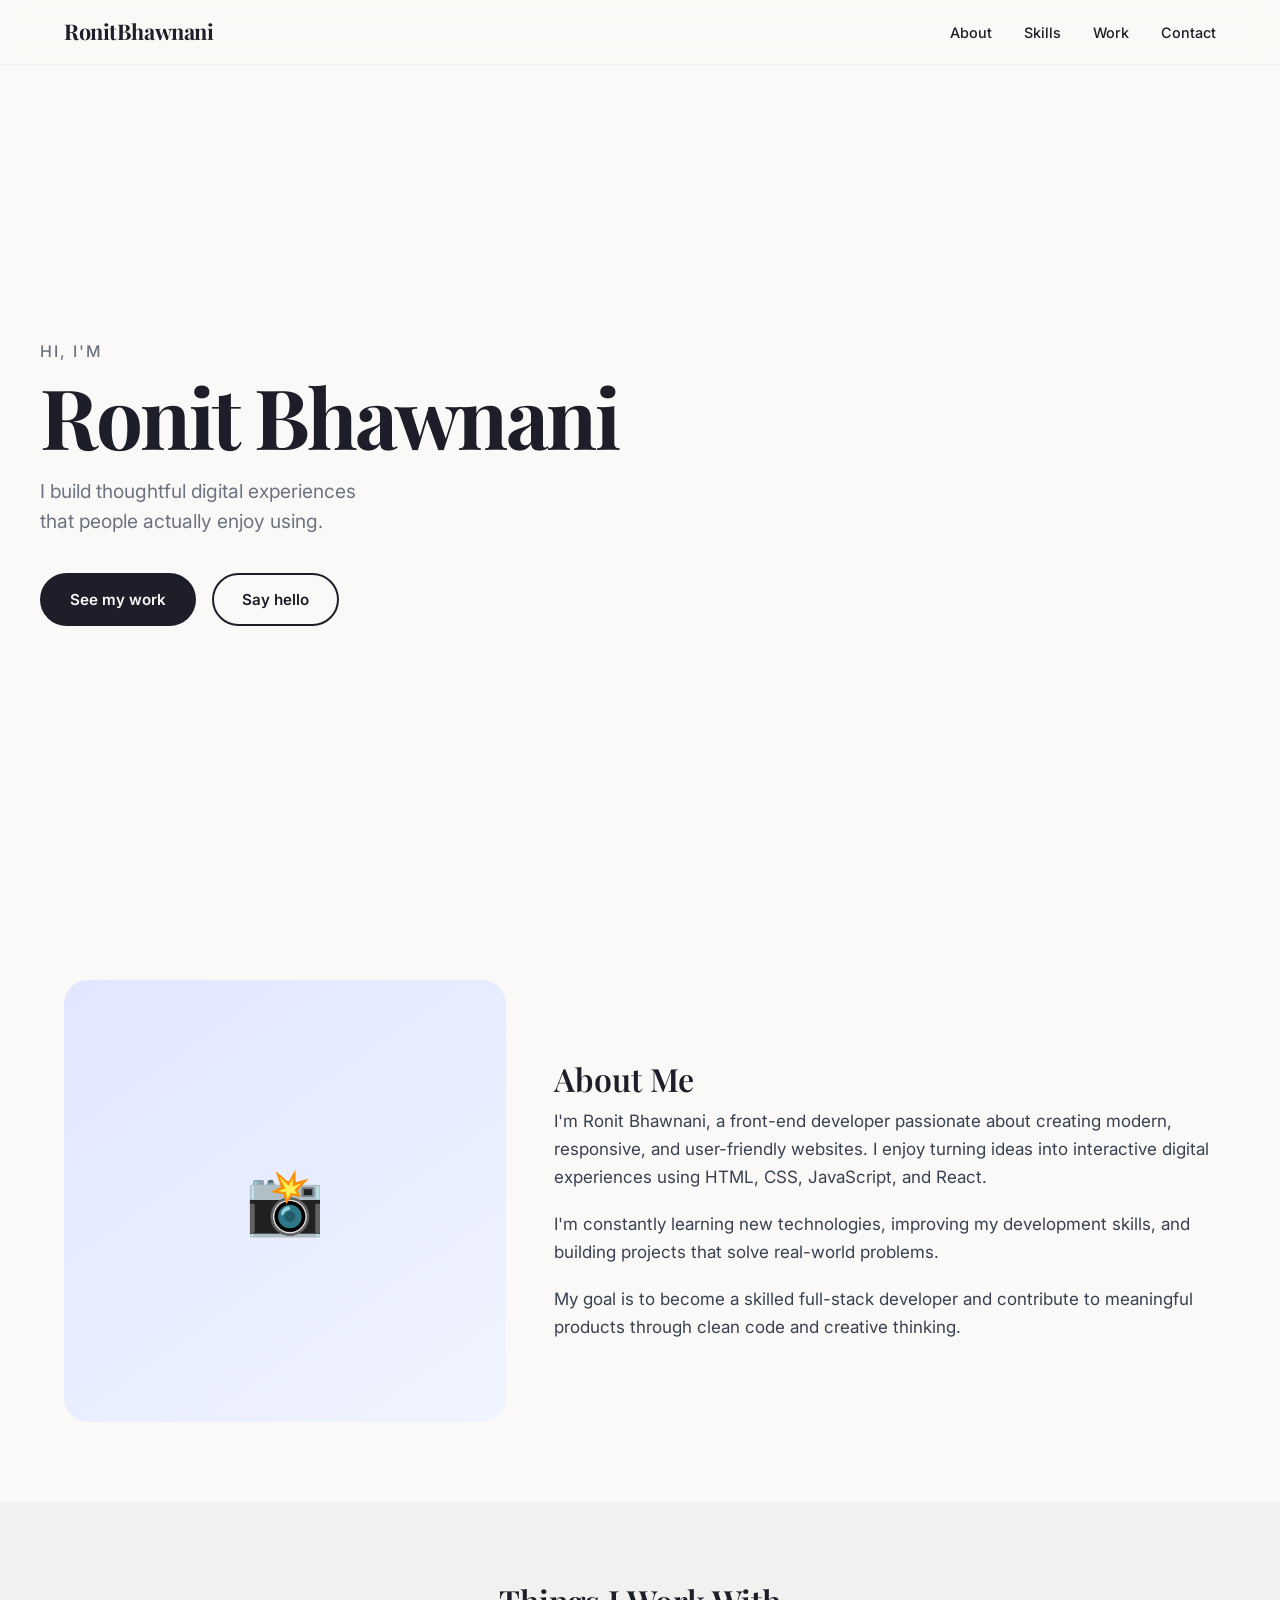
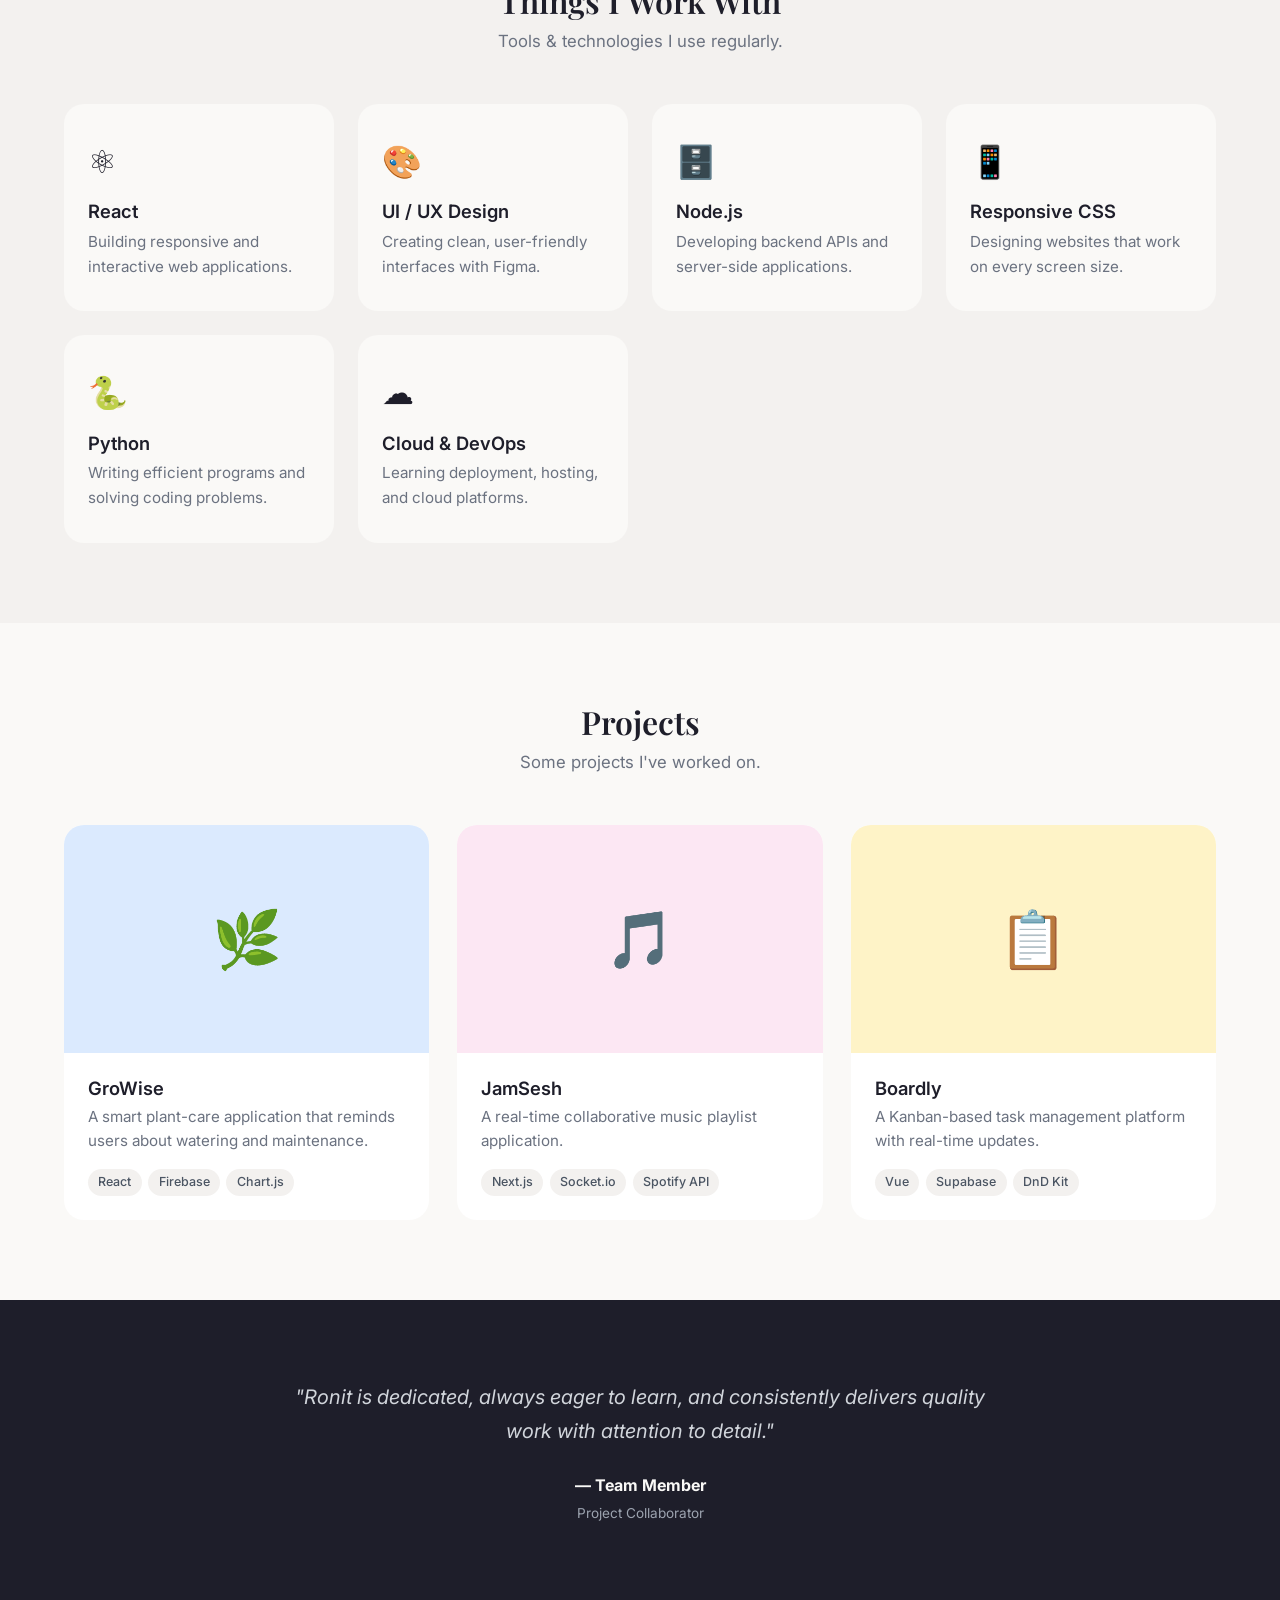
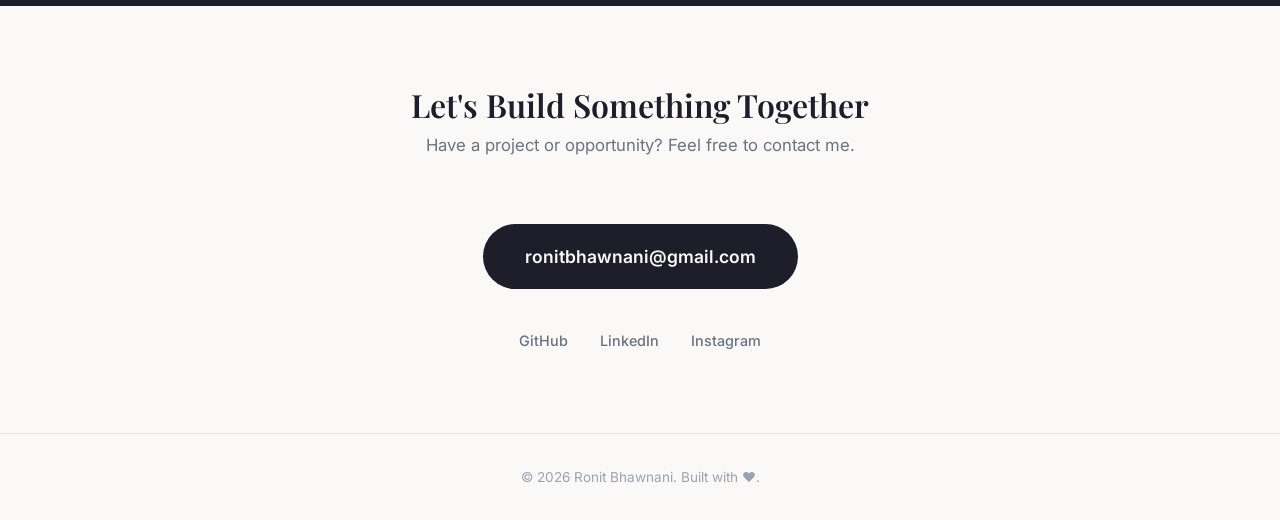
<file: task 1/index.html>
<!DOCTYPE html>
<html lang="en">
<head>
  <meta charset="UTF-8" />
  <meta name="viewport" content="width=device-width, initial-scale=1.0" />
  <title>Ronit Bhawnani — Portfolio</title>
  <link rel="stylesheet" href="style.css" />
  <link rel="preconnect" href="https://fonts.googleapis.com" />
  <link href="https://fonts.googleapis.com/css2?family=Inter:opsz,wght@14..32,300..700&family=Playfair+Display:ital,wght@0,400..700;1,400..700&display=swap" rel="stylesheet" />
</head>
<body>

  <header class="header" id="header">
    <div class="container header__inner">
      <a href="#" class="logo">RonitBhawnani</a>

      <nav class="nav" id="nav">
        <ul class="nav__list">
          <li><a href="#about" class="nav__link">About</a></li>
          <li><a href="#skills" class="nav__link">Skills</a></li>
          <li><a href="#work" class="nav__link">Work</a></li>
          <li><a href="#contact" class="nav__link">Contact</a></li>
        </ul>
      </nav>

      <button class="hamburger" id="hamburger" aria-label="Menu">
        <span></span>
        <span></span>
        <span></span>
      </button>
    </div>
  </header>

  <section class="hero">
    <div class="container hero__inner">
      <div class="hero__content">
        <p class="hero__greeting">Hi, I'm</p>
        <h1 class="hero__name">Ronit Bhawnani</h1>
        <p class="hero__tagline">
          I build thoughtful digital experiences<br>
          that people actually enjoy using.
        </p>

        <div class="hero__actions">
          <a href="#work" class="btn btn--primary">See my work</a>
          <a href="#contact" class="btn btn--outline">Say hello</a>
        </div>
      </div>
    </div>
  </section>

  <section class="about section" id="about">
    <div class="container">
      <div class="about__grid">
        <div class="about__image">
          <div class="about__image-placeholder">
            <span>📸</span>
          </div>
        </div>

        <div class="about__text">
          <h2 class="section__title">About Me</h2>

          <p>
            I'm Ronit Bhawnani, a front-end developer passionate about creating
            modern, responsive, and user-friendly websites. I enjoy turning ideas
            into interactive digital experiences using HTML, CSS, JavaScript, and React.
          </p>

          <p>
            I'm constantly learning new technologies, improving my development
            skills, and building projects that solve real-world problems.
          </p>

          <p>
            My goal is to become a skilled full-stack developer and contribute to
            meaningful products through clean code and creative thinking.
          </p>
        </div>
      </div>
    </div>
  </section>

  <section class="skills section" id="skills">
    <div class="container">
      <h2 class="section__title section__title--centered">Things I Work With</h2>
      <p class="section__subtitle">
        Tools & technologies I use regularly.
      </p>

      <div class="skills__grid">

        <div class="skill-card">
          <span class="skill-card__icon">⚛️</span>
          <h3 class="skill-card__title">React</h3>
          <p class="skill-card__desc">
            Building responsive and interactive web applications.
          </p>
        </div>

        <div class="skill-card">
          <span class="skill-card__icon">🎨</span>
          <h3 class="skill-card__title">UI / UX Design</h3>
          <p class="skill-card__desc">
            Creating clean, user-friendly interfaces with Figma.
          </p>
        </div>

        <div class="skill-card">
          <span class="skill-card__icon">🗄️</span>
          <h3 class="skill-card__title">Node.js</h3>
          <p class="skill-card__desc">
            Developing backend APIs and server-side applications.
          </p>
        </div>

        <div class="skill-card">
          <span class="skill-card__icon">📱</span>
          <h3 class="skill-card__title">Responsive CSS</h3>
          <p class="skill-card__desc">
            Designing websites that work on every screen size.
          </p>
        </div>

        <div class="skill-card">
          <span class="skill-card__icon">🐍</span>
          <h3 class="skill-card__title">Python</h3>
          <p class="skill-card__desc">
            Writing efficient programs and solving coding problems.
          </p>
        </div>

        <div class="skill-card">
          <span class="skill-card__icon">☁️</span>
          <h3 class="skill-card__title">Cloud & DevOps</h3>
          <p class="skill-card__desc">
            Learning deployment, hosting, and cloud platforms.
          </p>
        </div>

      </div>
    </div>
  </section>

  <section class="work section" id="work">
    <div class="container">
      <h2 class="section__title section__title--centered">Projects</h2>
      <p class="section__subtitle">
        Some projects I've worked on.
      </p>

      <div class="work__grid">

        <article class="work-card">
          <div class="work-card__thumb" style="background:#dbeafe">
            <span>🌿</span>
          </div>

          <div class="work-card__body">
            <h3 class="work-card__title">GroWise</h3>
            <p class="work-card__desc">
              A smart plant-care application that reminds users about watering
              and maintenance.
            </p>

            <div class="work-card__tags">
              <span>React</span>
              <span>Firebase</span>
              <span>Chart.js</span>
            </div>
          </div>
        </article>

        <article class="work-card">
          <div class="work-card__thumb" style="background:#fce7f3">
            <span>🎵</span>
          </div>

          <div class="work-card__body">
            <h3 class="work-card__title">JamSesh</h3>
            <p class="work-card__desc">
              A real-time collaborative music playlist application.
            </p>

            <div class="work-card__tags">
              <span>Next.js</span>
              <span>Socket.io</span>
              <span>Spotify API</span>
            </div>
          </div>
        </article>

        <article class="work-card">
          <div class="work-card__thumb" style="background:#fef3c7">
            <span>📋</span>
          </div>

          <div class="work-card__body">
            <h3 class="work-card__title">Boardly</h3>
            <p class="work-card__desc">
              A Kanban-based task management platform with real-time updates.
            </p>

            <div class="work-card__tags">
              <span>Vue</span>
              <span>Supabase</span>
              <span>DnD Kit</span>
            </div>
          </div>
        </article>

      </div>
    </div>
  </section>

  <section class="testimonial section">
    <div class="container">
      <blockquote class="testimonial__block">
        <p>
          "Ronit is dedicated, always eager to learn, and consistently delivers
          quality work with attention to detail."
        </p>

        <footer>
          <strong>— Team Member</strong>
          <span>Project Collaborator</span>
        </footer>
      </blockquote>
    </div>
  </section>

  <section class="contact section" id="contact">
    <div class="container">
      <div class="contact__inner">
        <h2 class="section__title section__title--centered">
          Let's Build Something Together
        </h2>

        <p class="section__subtitle">
          Have a project or opportunity? Feel free to contact me.
        </p>

        <a href="mailto:bhawnanirohan97@gmail.com" class="btn btn--primary btn--large">
          ronitbhawnani@gmail.com
        </a>

        <div class="contact__socials">
          <a href="#">GitHub</a>
          <a href="#">LinkedIn</a>
          <a href="#">Instagram</a>
        </div>
      </div>
    </div>
  </section>

  <footer class="footer">
    <div class="container footer__inner">
      <p>&copy; 2026 Ronit Bhawnani. Built with ❤️.</p>
    </div>
  </footer>

  <script>
    const hamburger = document.getElementById("hamburger");
    const nav = document.getElementById("nav");

    hamburger.addEventListener("click", () => {
      nav.classList.toggle("nav--open");
      hamburger.classList.toggle("hamburger--active");
    });

    document.querySelectorAll(".nav__link").forEach((link) => {
      link.addEventListener("click", () => {
        nav.classList.remove("nav--open");
        hamburger.classList.remove("hamburger--active");
      });
    });
  </script>

</body>
</html>
</file>
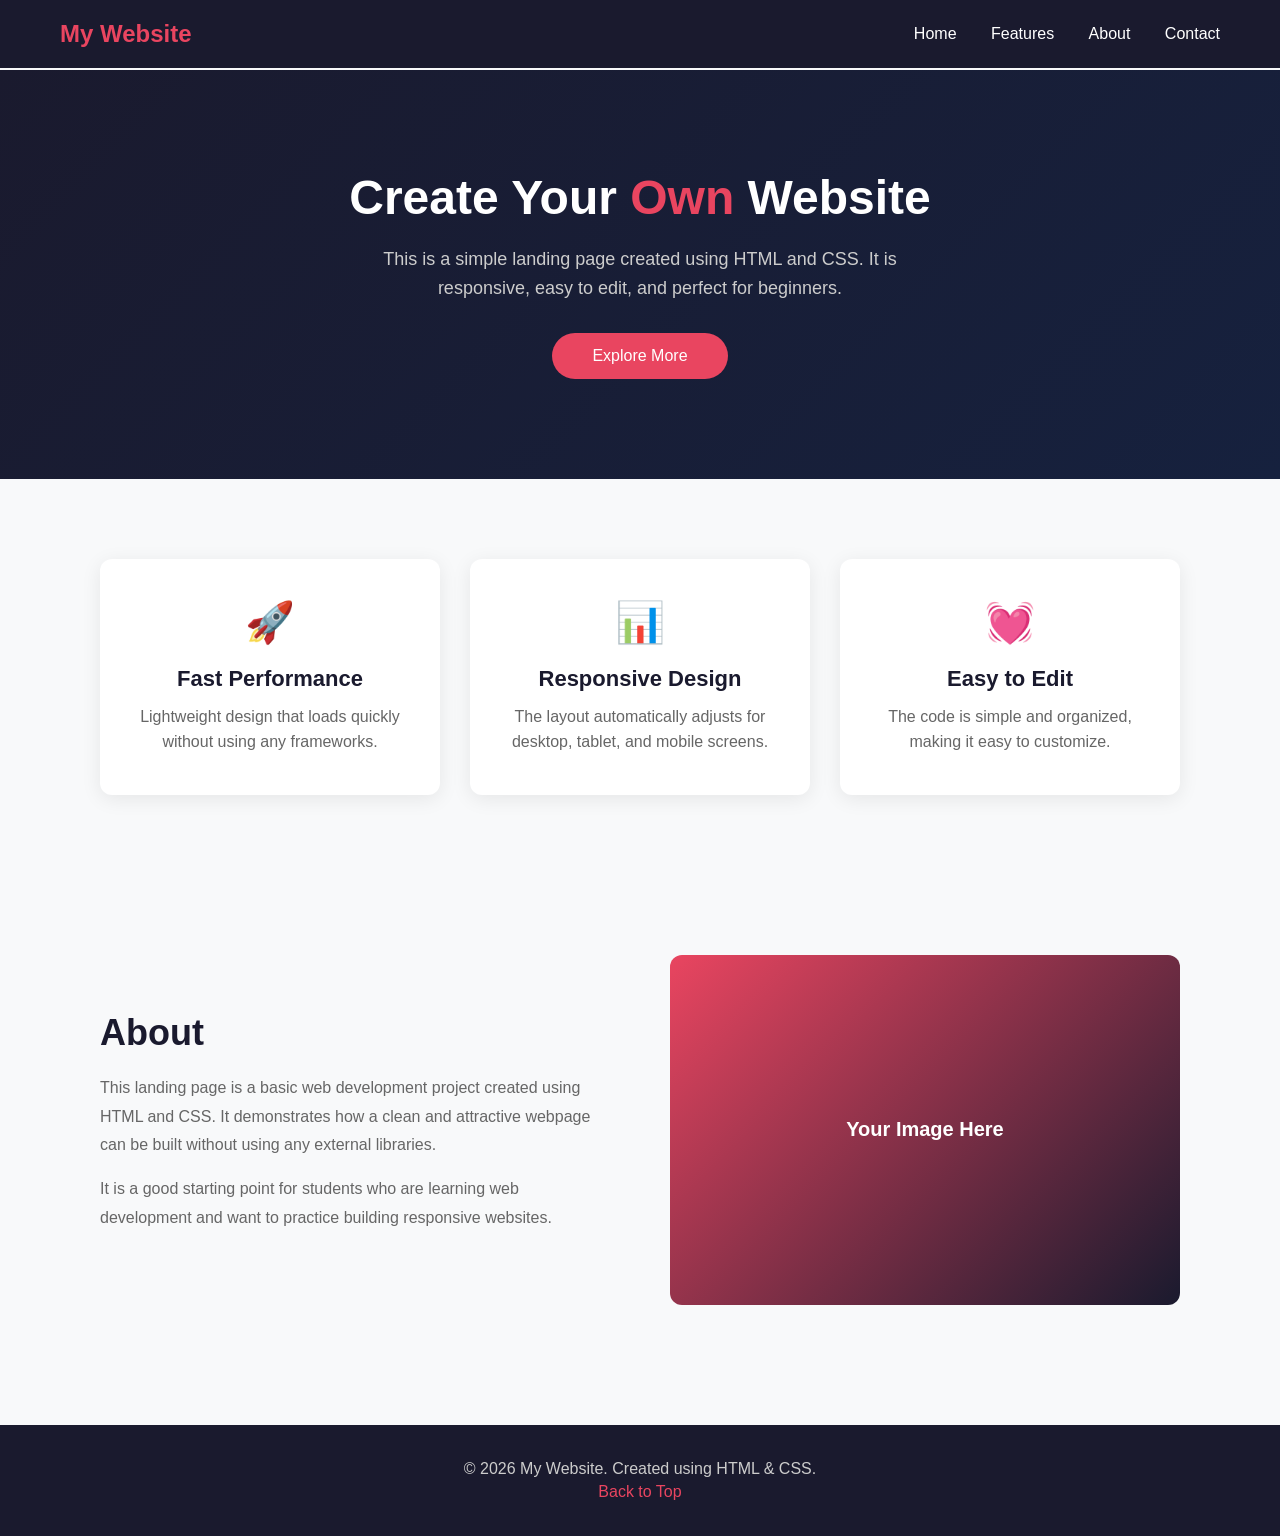
<file: task 2/index.html>
<!DOCTYPE html>
<html lang="en">
<head>
    <meta charset="UTF-8">
    <meta name="viewport" content="width=device-width, initial-scale=1.0">
    <title>Simple Landing Page</title>
    <link rel="stylesheet" href="style.css">
</head>
<body>

    <header class="header">
        <div class="logo">My Website</div>

        <nav>
            <a href="#">Home</a>
            <a href="#">Features</a>
            <a href="#">About</a>
            <a href="#">Contact</a>
        </nav>
    </header>

    <section class="hero">
        <h1>Create Your <span>Own</span> Website</h1>

        <p>
            This is a simple landing page created using HTML and CSS.
            It is responsive, easy to edit, and perfect for beginners.
        </p>

        <a href="#" class="btn">Explore More</a>
    </section>

    <section class="features">

        <div class="col">
            <div class="icon">&#128640;</div>
            <h3>Fast Performance</h3>
            <p>
                Lightweight design that loads quickly without using any frameworks.
            </p>
        </div>

        <div class="col">
            <div class="icon">&#128202;</div>
            <h3>Responsive Design</h3>
            <p>
                The layout automatically adjusts for desktop, tablet, and mobile screens.
            </p>
        </div>

        <div class="col">
            <div class="icon">&#128147;</div>
            <h3>Easy to Edit</h3>
            <p>
                The code is simple and organized, making it easy to customize.
            </p>
        </div>

    </section>

    <section class="about">

        <div class="text">
            <h2>About</h2>

            <p>
                This landing page is a basic web development project created using
                HTML and CSS. It demonstrates how a clean and attractive webpage
                can be built without using any external libraries.
            </p>

            <p>
                It is a good starting point for students who are learning web
                development and want to practice building responsive websites.
            </p>
        </div>

        <div class="img-placeholder">
            Your Image Here
        </div>

    </section>

    <footer class="footer">
        <p>&copy; 2026 My Website. Created using HTML &amp; CSS.</p>
        <p><a href="#">Back to Top</a></p>
    </footer>

</body>
</html>
</file>
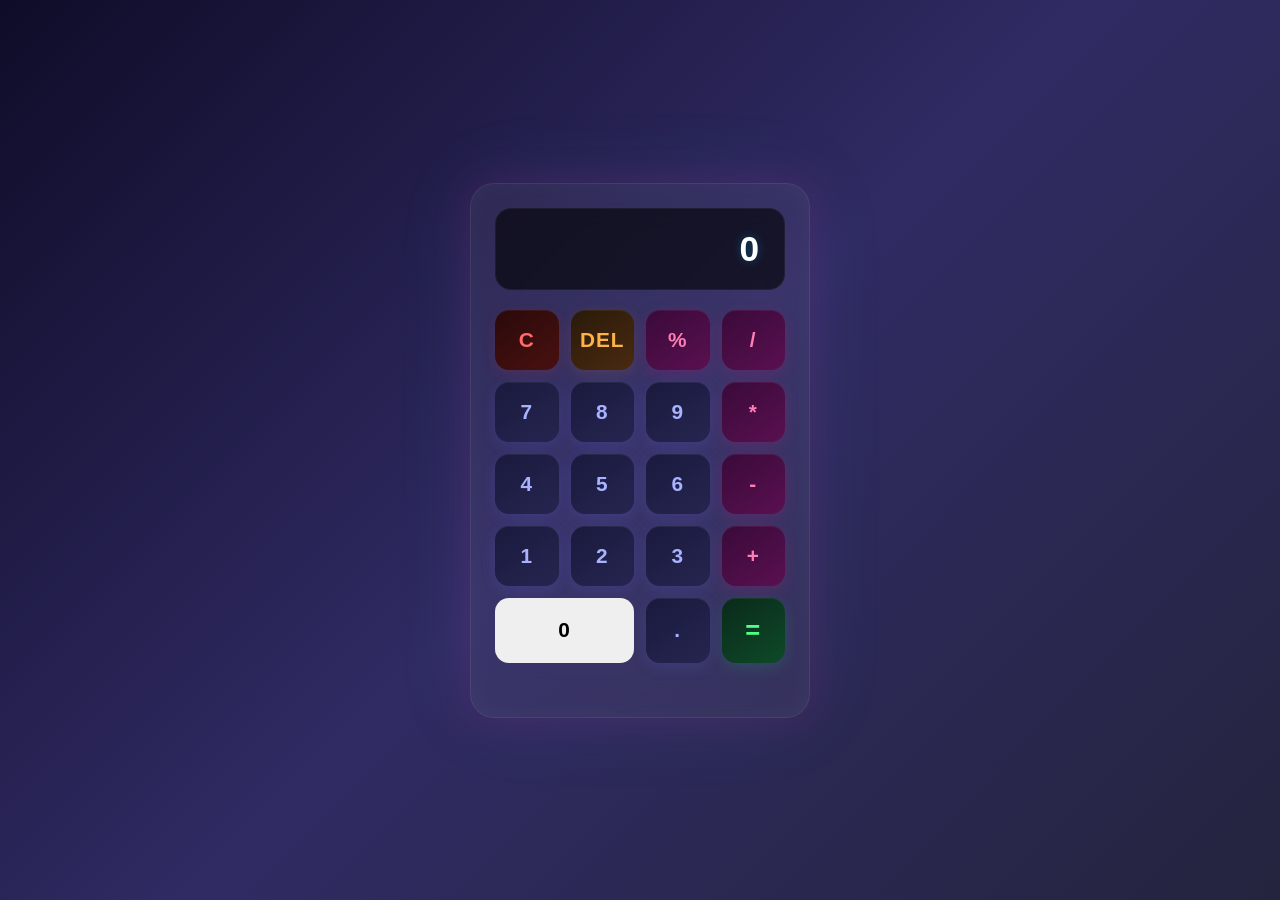
<file: task 3/index.html>
<!DOCTYPE html>
<html lang="en">
<head>
    <meta charset="UTF-8">
    <meta name="viewport" content="width=device-width, initial-scale=1.0">
    <title>Neon Calculator</title>
    <link rel="stylesheet" href="style.css">
</head>
<body>
    <div class="container">
        <div class="calculator">
            <div class="display" id="display">0</div>
            <div class="buttons">
                <button class="btn clear">C</button>
                <button class="btn del">DEL</button>
                <button class="btn operator">%</button>
                <button class="btn operator">/</button>
                <button class="btn number">7</button>
                <button class="btn number">8</button>
                <button class="btn number">9</button>
                <button class="btn operator">*</button>
                <button class="btn number">4</button>
                <button class="btn number">5</button>
                <button class="btn number">6</button>
                <button class="btn operator">-</button>
                <button class="btn number">1</button>
                <button class="btn number">2</button>
                <button class="btn number">3</button>
                <button class="btn operator">+</button>
                <button class="btn zero">0</button>
                <button class="btn number">.</button>
                <button class="btn equals">=</button>
            </div>
            <div class="history" id="history"></div>
        </div>
    </div>
    <script src="script.js"></script>
</body>
</html>
</file>
<file: task 1/style.css>
*,
*::before,
*::after{
    margin:0;
    padding:0;
    box-sizing:border-box;
}

html{
    scroll-behavior:smooth;
    scroll-padding-top:4.5rem;
}

body{
    font-family:"Inter",system-ui,-apple-system,sans-serif;
    font-size:1.0625rem;
    font-weight:400;
    line-height:1.65;
    color:#1e1e2a;
    background:#faf9f7;
    -webkit-font-smoothing:antialiased;
}

img{
    max-width:100%;
    display:block;
}

a{
    text-decoration:none;
    color:inherit;
}

ul{
    list-style:none;
}

.container{
    width:90%;
    max-width:75rem;
    margin:auto;
}

h1,
h2,
h3{
    font-family:"Playfair Display",Georgia,serif;
    font-weight:600;
    line-height:1.2;
}

.section{
    padding:5rem 0;
}

.section__title{
    font-size:2rem;
    color:#1e1e2a;
    margin-bottom:.5rem;
}

.section__title--centered{
    text-align:center;
}

.section__subtitle{
    text-align:center;
    color:#6b7280;
    margin-bottom:3rem;
    font-size:1.05rem;
}

.btn{
    display:inline-block;
    padding:.75rem 1.75rem;
    border-radius:999px;
    border:2px solid transparent;
    cursor:pointer;
    font-size:.95rem;
    font-weight:600;
    transition:.25s;
}

.btn--primary{
    background:#1e1e2a;
    color:#faf9f7;
}

.btn--primary:hover{
    background:#3b3b4f;
    transform:translateY(-2px);
}

.btn--outline{
    background:transparent;
    border-color:#1e1e2a;
    color:#1e1e2a;
}

.btn--outline:hover{
    background:#1e1e2a;
    color:#faf9f7;
    transform:translateY(-2px);
}

.btn--large{
    padding:1rem 2.5rem;
    font-size:1.1rem;
}

.header{
    position:fixed;
    top:0;
    left:0;
    width:100%;
    background:rgba(250,249,247,.85);
    backdrop-filter:blur(12px);
    -webkit-backdrop-filter:blur(12px);
    border-bottom:1px solid rgba(0,0,0,.04);
    z-index:100;
}

.header__inner{
    display:flex;
    align-items:center;
    justify-content:space-between;
    height:4rem;
}

.logo{
    font-family:"Playfair Display",Georgia,serif;
    font-size:1.35rem;
    font-weight:700;
    letter-spacing:-.02em;
}

.nav__list{
    display:flex;
    gap:2rem;
}

.nav__link{
    position:relative;
    font-size:.9rem;
    font-weight:500;
    padding-bottom:2px;
}

.nav__link::after{
    content:"";
    position:absolute;
    left:0;
    bottom:0;
    width:0;
    height:2px;
    background:#1e1e2a;
    transition:.3s;
}

.nav__link:hover::after{
    width:100%;
}

.hamburger{
    display:none;
    flex-direction:column;
    gap:5px;
    background:none;
    border:none;
    cursor:pointer;
    padding:4px;
}

.hamburger span{
    width:24px;
    height:2px;
    background:#1e1e2a;
    border-radius:2px;
    display:block;
    transition:.3s;
}

.hamburger--active span:nth-child(1){
    transform:rotate(45deg) translate(5px,5px);
}

.hamburger--active span:nth-child(2){
    opacity:0;
}

.hamburger--active span:nth-child(3){
    transform:rotate(-45deg) translate(5px,-5px);
}

.hero{
    min-height:100vh;
    display:flex;
    align-items:center;
    padding-top:4rem;
}

.hero__inner{
    width:100%;
}

.hero__greeting{
    font-size:1rem;
    font-weight:500;
    text-transform:uppercase;
    letter-spacing:.12em;
    color:#6b7280;
    margin-bottom:.5rem;
}

.hero__name{
    font-size:clamp(2.8rem,8vw,5.2rem);
    font-weight:700;
    line-height:1.05;
    letter-spacing:-.03em;
    margin-bottom:1rem;
}

.hero__tagline{
    max-width:34rem;
    color:#6b7280;
    font-size:1.2rem;
    line-height:1.6;
    margin-bottom:2.25rem;
}

.hero__actions{
    display:flex;
    gap:1rem;
    flex-wrap:wrap;
}

.about__grid{
    display:grid;
    grid-template-columns:1fr 1.5fr;
    gap:3rem;
    align-items:center;
}

.about__image-placeholder{
    width:100%;
    aspect-ratio:1;
    background:linear-gradient(145deg,#e0e7ff,#f0f4ff);
    border-radius:1.5rem;
    display:flex;
    align-items:center;
    justify-content:center;
    font-size:4rem;
}

.about__text p{
    margin-bottom:1.2rem;
    color:#374151;
}

.about__text p:last-child{
    margin-bottom:0;
}

.skills{
    background:#f3f1ef;
}

.skills__grid{
    display:grid;
    grid-template-columns:repeat(auto-fit,minmax(16rem,1fr));
    gap:1.5rem;
}

.skill-card{
    background:#faf9f7;
    padding:2rem 1.5rem;
    border-radius:1.25rem;
    transition:.3s;
}

.skill-card:hover{
    transform:translateY(-4px);
    box-shadow:0 12px 32px rgba(0,0,0,.06);
}

.skill-card__icon{
    display:block;
    font-size:2rem;
    margin-bottom:.75rem;
}

.skill-card__title{
    font-family:"Inter",sans-serif;
    font-size:1.15rem;
    font-weight:600;
    margin-bottom:.4rem;
}

.skill-card__desc{
    color:#6b7280;
    font-size:.95rem;
}

.work__grid{
    display:grid;
    grid-template-columns:repeat(auto-fit,minmax(18rem,1fr));
    gap:1.75rem;
}

.work-card{
    background:#fff;
    border-radius:1.25rem;
    overflow:hidden;
    transition:.3s;
}

.work-card:hover{
    transform:translateY(-5px);
    box-shadow:0 16px 40px rgba(0,0,0,.07);
}

.work-card__thumb{
    aspect-ratio:16/10;
    display:flex;
    justify-content:center;
    align-items:center;
    font-size:3.5rem;
}

.work-card__body{
    padding:1.5rem;
}

.work-card__title{
    font-family:"Inter",sans-serif;
    font-size:1.15rem;
    font-weight:600;
    margin-bottom:.4rem;
}

.work-card__desc{
    color:#6b7280;
    font-size:.95rem;
    line-height:1.55;
    margin-bottom:1rem;
}

.work-card__tags{
    display:flex;
    flex-wrap:wrap;
    gap:.4rem;
}

.work-card__tags span{
    background:#f3f1ef;
    color:#4b5563;
    font-size:.78rem;
    font-weight:500;
    padding:.2rem .65rem;
    border-radius:999px;
}

.testimonial{
    background:#1e1e2a;
    color:#faf9f7;
}

.testimonial__block{
    max-width:44rem;
    margin:auto;
    text-align:center;
}

.testimonial__block p{
    color:#d1d5db;
    font-size:1.25rem;
    font-style:italic;
    line-height:1.7;
    margin-bottom:1.5rem;
}

.testimonial__block footer strong{
    display:block;
    color:#faf9f7;
    font-size:1rem;
}

.testimonial__block footer span{
    color:#9ca3af;
    font-size:.85rem;
}

.contact__inner{
    text-align:center;
}

.contact__inner .btn--large{
    margin-top:1rem;
}

.contact__socials{
    display:flex;
    justify-content:center;
    flex-wrap:wrap;
    gap:2rem;
    margin-top:2.5rem;
}

.contact__socials a{
    color:#6b7280;
    font-size:.9rem;
    font-weight:500;
    transition:.2s;
}

.contact__socials a:hover{
    color:#1e1e2a;
}

.footer{
    border-top:1px solid #e5e3df;
    padding:2rem 0;
}

.footer__inner{
    display:flex;
    justify-content:center;
    color:#9ca3af;
    font-size:.85rem;
}

@media(max-width:768px){

    .header__inner{
        height:3.5rem;
    }

    .hamburger{
        display:flex;
    }

    .nav{
        position:fixed;
        top:3.5rem;
        left:0;
        width:100%;
        background:#faf9f7;
        border-bottom:1px solid #e5e3df;
        padding:1.5rem 0;
        transform:translateY(-120%);
        opacity:0;
        pointer-events:none;
        transition:.35s;
    }

    .nav--open{
        transform:translateY(0);
        opacity:1;
        pointer-events:auto;
    }

    .nav__list{
        flex-direction:column;
        align-items:center;
        gap:1.25rem;
    }

    .about__grid{
        grid-template-columns:1fr;
        gap:2rem;
    }

    .about__image-placeholder{
        max-width:16rem;
        margin:auto;
    }

    .skills__grid,
    .work__grid{
        grid-template-columns:1fr;
    }

    .hero__actions{
        flex-direction:column;
        align-items:flex-start;
    }

    .section{
        padding:3.5rem 0;
    }
}

@media(max-width:480px){

    .hero__name{
        font-size:2.4rem;
    }

    .hero__tagline{
        font-size:1rem;
    }
}
</file>
<file: task 2/style.css>
*{
    margin:0;
    padding:0;
    box-sizing:border-box;
    font-family:'Segoe UI', Tahoma, Geneva, Verdana, sans-serif;
}

body{
    background:#f8f9fa;
}

.header{
    width:100%;
    position:fixed;
    top:0;
    display:flex;
    justify-content:space-between;
    align-items:center;
    padding:20px 60px;
    background:#1a1a2e;
    color:#fff;
    z-index:100;
}

.logo{
    font-size:24px;
    font-weight:bold;
    color:#e94560;
}

.header nav a{
    text-decoration:none;
    color:#fff;
    margin-left:30px;
    font-size:16px;
    transition:.3s;
}

.header nav a:hover{
    color:#e94560;
}

.hero{
    margin-top:70px;
    padding:100px 60px;
    text-align:center;
    background:linear-gradient(135deg,#1a1a2e,#16213e);
    color:#fff;
}

.hero h1{
    font-size:48px;
    margin-bottom:20px;
}

.hero h1 span{
    color:#e94560;
}

.hero p{
    max-width:600px;
    margin:0 auto 30px;
    color:#ccc;
    font-size:18px;
    line-height:1.6;
}

.btn{
    display:inline-block;
    padding:14px 40px;
    background:#e94560;
    color:#fff;
    text-decoration:none;
    border-radius:30px;
    transition:.3s;
}

.btn:hover{
    background:#c73650;
}

.features{
    max-width:1200px;
    margin:auto;
    padding:80px 60px;
    display:flex;
    gap:30px;
}

.col{
    flex:1;
    background:#fff;
    padding:40px 30px;
    border-radius:12px;
    text-align:center;
    box-shadow:0 4px 20px rgba(0,0,0,.08);
    transition:.3s;
}

.col:hover{
    transform:translateY(-8px);
}

.icon{
    font-size:40px;
    margin-bottom:20px;
}

.col h3{
    font-size:22px;
    color:#1a1a2e;
    margin-bottom:12px;
}

.col p{
    color:#666;
    line-height:1.6;
}

.about{
    max-width:1200px;
    margin:auto;
    padding:80px 60px;
    display:flex;
    align-items:center;
    gap:60px;
}

.text{
    flex:1;
}

.text h2{
    font-size:36px;
    color:#1a1a2e;
    margin-bottom:20px;
}

.text p{
    color:#666;
    line-height:1.8;
    margin-bottom:15px;
}

.img-placeholder{
    flex:1;
    height:350px;
    display:flex;
    justify-content:center;
    align-items:center;
    background:linear-gradient(135deg,#e94560,#1a1a2e);
    color:#fff;
    border-radius:12px;
    font-size:20px;
    font-weight:600;
}

.footer{
    margin-top:40px;
    padding:30px 60px;
    text-align:center;
    background:#1a1a2e;
    color:#ccc;
}

.footer p{
    margin:5px 0;
}

.footer a{
    color:#e94560;
    text-decoration:none;
}

@media(max-width:768px){

    .header{
        flex-direction:column;
        padding:15px 20px;
        gap:10px;
    }

    .header nav a{
        margin:0 10px;
    }

    .hero{
        padding:80px 20px;
    }

    .hero h1{
        font-size:32px;
    }

    .features{
        flex-direction:column;
        padding:50px 20px;
    }

    .about{
        flex-direction:column;
        gap:30px;
        padding:50px 20px;
    }

    .img-placeholder{
        width:100%;
        height:250px;
    }

}
</file>
<file: task 3/style.css>
* {
    margin: 0;
    padding: 0;
    box-sizing: border-box;
}

body {
    min-height: 100vh;
    display: flex;
    justify-content: center;
    align-items: center;
    background: linear-gradient(135deg, #0f0c29, #302b63, #24243e);
    font-family: 'Segoe UI', sans-serif;
}

.container {
    perspective: 1000px;
}

.calculator {
    background: rgba(255, 255, 255, 0.05);
    backdrop-filter: blur(20px);
    border-radius: 24px;
    padding: 24px;
    box-shadow:
        0 0 40px rgba(255, 0, 128, 0.15),
        0 0 80px rgba(0, 200, 255, 0.1),
        inset 0 0 30px rgba(255, 255, 255, 0.03);
    border: 1px solid rgba(255, 255, 255, 0.08);
    width: 340px;
    transition: 0.3s;
}

.calculator:hover {
    box-shadow:
        0 0 60px rgba(255, 0, 128, 0.25),
        0 0 100px rgba(0, 200, 255, 0.15);
}

.display {
    background: rgba(0, 0, 0, 0.6);
    border-radius: 16px;
    padding: 20px 24px;
    margin-bottom: 20px;
    text-align: right;
    font-size: 2.2rem;
    font-weight: 700;
    color: #fff;
    min-height: 80px;
    word-wrap: break-word;
    overflow-wrap: break-word;
    border: 1px solid rgba(255, 255, 255, 0.05);
    text-shadow: 0 0 10px rgba(0, 200, 255, 0.3);
    letter-spacing: 1px;
}

.history {
    color: rgba(255, 255, 255, 0.35);
    font-size: 0.85rem;
    text-align: right;
    min-height: 22px;
    margin-bottom: 8px;
    padding: 0 8px;
    font-style: italic;
}

.buttons {
    display: grid;
    grid-template-columns: repeat(4, 1fr);
    gap: 12px;
}

.btn {
    padding: 18px 0;
    border: none;
    border-radius: 14px;
    font-size: 1.3rem;
    font-weight: 700;
    cursor: pointer;
    transition: 0.15s ease;
    letter-spacing: 1px;
}

.btn:active {
    transform: scale(0.92);
}

.number {
    background: linear-gradient(145deg, #1a1a3e, #252550);
    color: #a8b2ff;
    box-shadow:
        0 4px 15px rgba(100, 100, 255, 0.15),
        inset 0 1px 0 rgba(255, 255, 255, 0.05);
}

.number:hover {
    background: linear-gradient(145deg, #252550, #30306a);
    box-shadow:
        0 4px 20px rgba(100, 100, 255, 0.3),
        inset 0 1px 0 rgba(255, 255, 255, 0.08);
    color: #c8d0ff;
}

.operator {
    background: linear-gradient(145deg, #3a0a3a, #5a1050);
    color: #ff7eb3;
    box-shadow:
        0 4px 15px rgba(255, 0, 128, 0.15),
        inset 0 1px 0 rgba(255, 255, 255, 0.05);
}

.operator:hover {
    background: linear-gradient(145deg, #5a1050, #7a1868);
    box-shadow:
        0 4px 25px rgba(255, 0, 128, 0.35),
        inset 0 1px 0 rgba(255, 255, 255, 0.08);
    color: #ff9ec7;
}

.clear {
    background: linear-gradient(145deg, #2a0a0a, #4a1010);
    color: #ff6b6b;
    box-shadow:
        0 4px 15px rgba(255, 50, 50, 0.12),
        inset 0 1px 0 rgba(255, 255, 255, 0.05);
}

.clear:hover {
    background: linear-gradient(145deg, #4a1010, #6a1a1a);
    box-shadow:
        0 4px 25px rgba(255, 50, 50, 0.3),
        inset 0 1px 0 rgba(255, 255, 255, 0.08);
    color: #ff8a8a;
}

.del {
    background: linear-gradient(145deg, #2a1a0a, #4a2a10);
    color: #ffb347;
    box-shadow:
        0 4px 15px rgba(255, 150, 50, 0.12),
        inset 0 1px 0 rgba(255, 255, 255, 0.05);
}

.del:hover {
    background: linear-gradient(145deg, #4a2a10, #6a3a18);
    box-shadow:
        0 4px 25px rgba(255, 150, 50, 0.3),
        inset 0 1px 0 rgba(255, 255, 255, 0.08);
    color: #ffc877;
}

.zero {
    grid-column: span 2;
}

.equals {
    background: linear-gradient(145deg, #0a2a1a, #0e4a28);
    color: #4dff88;
    box-shadow:
        0 4px 15px rgba(0, 255, 100, 0.12),
        inset 0 1px 0 rgba(255, 255, 255, 0.05);
    font-size: 1.6rem;
}

.equals:hover {
    background: linear-gradient(145deg, #0e4a28, #146a36);
    box-shadow:
        0 4px 30px rgba(0, 255, 100, 0.35),
        inset 0 1px 0 rgba(255, 255, 255, 0.08);
    color: #80ffaa;
}

@media (max-width: 400px) {
    .calculator {
        width: 94vw;
        padding: 16px;
    }

    .btn {
        padding: 14px 0;
        font-size: 1.1rem;
    }

    .display {
        font-size: 1.8rem;
        padding: 16px 18px;
    }

    .buttons {
        gap: 8px;
    }
}
</file>
